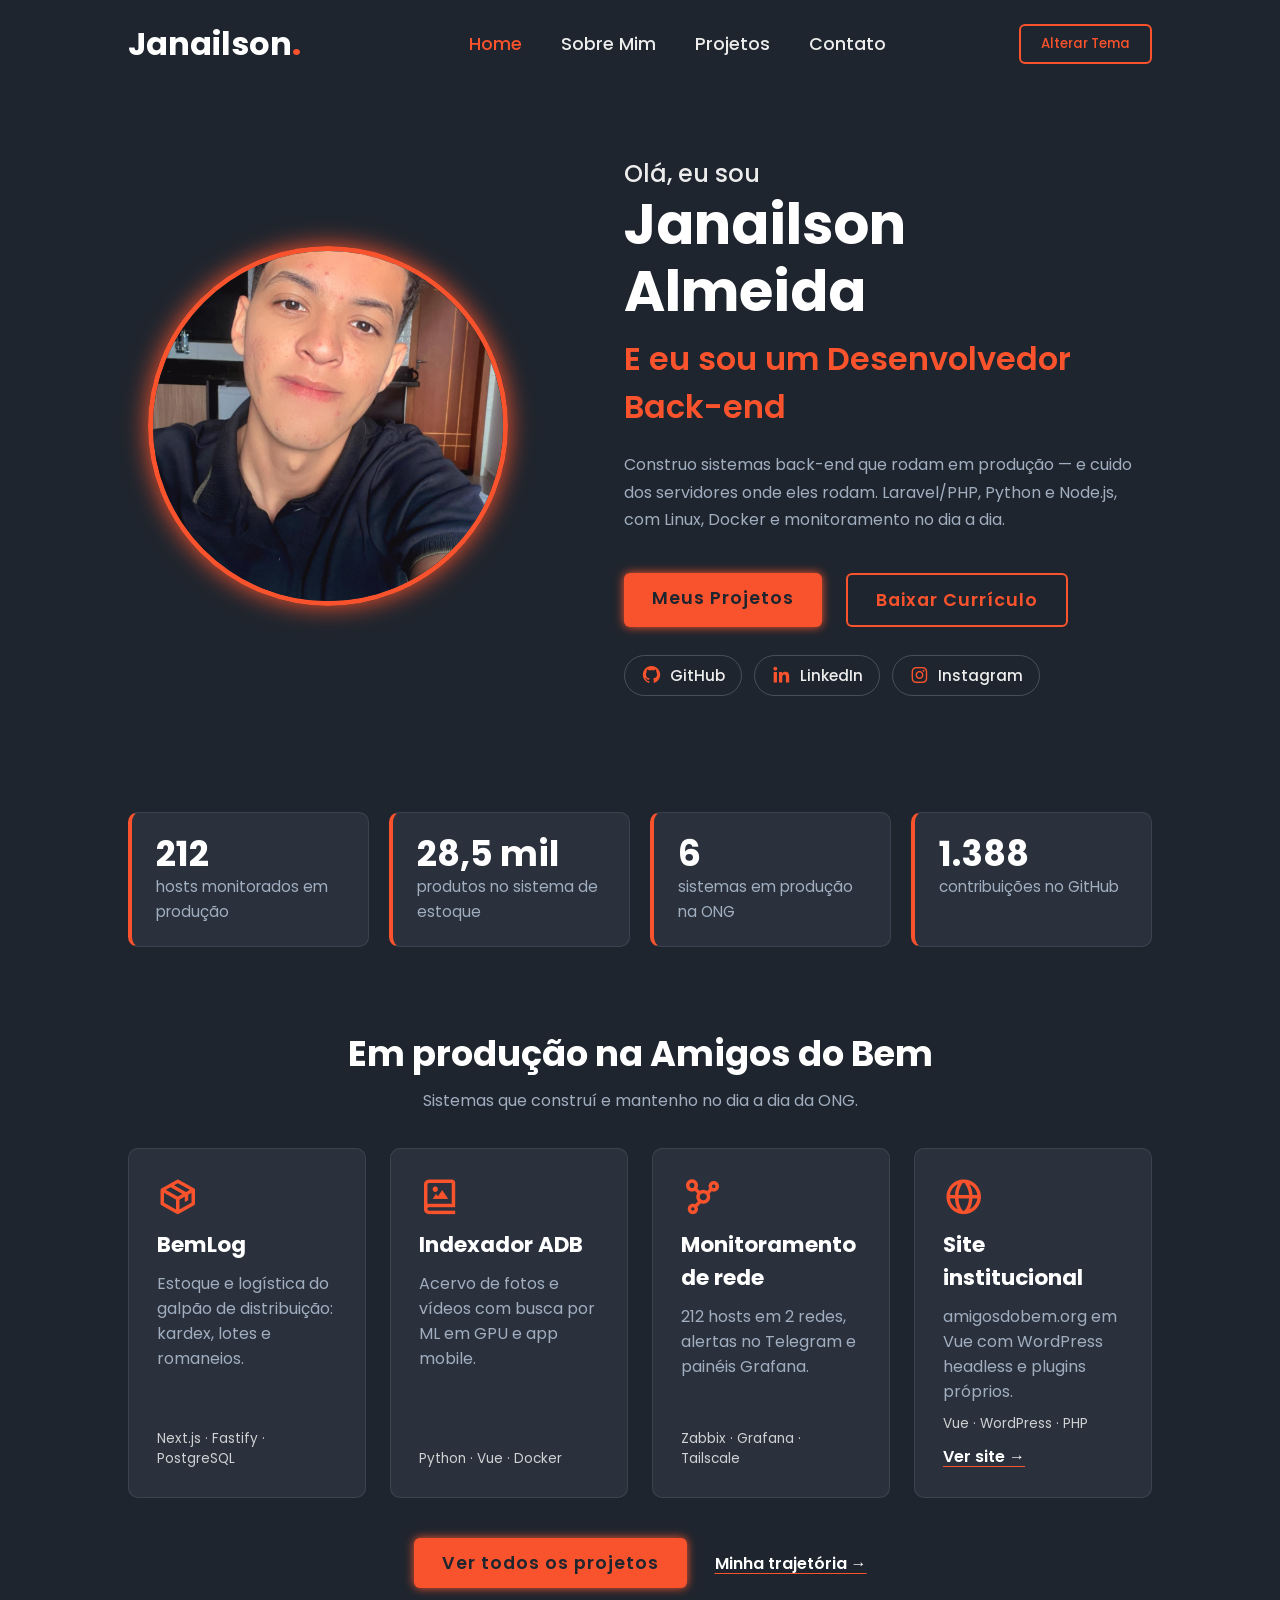
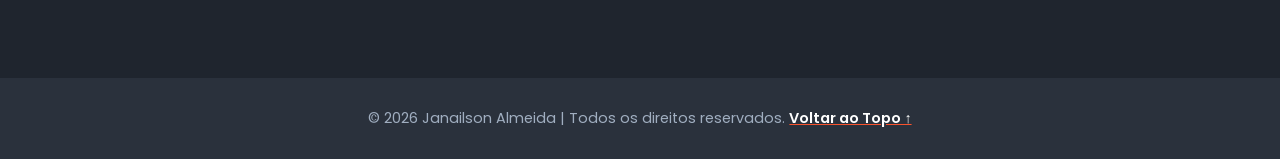
<file: index.html>
<!DOCTYPE html>
<html lang="pt-br">
<head>
    <meta charset="UTF-8">
    <title>Janailson Almeida | Desenvolvedor Back-end</title>
    <meta name="description" content="Desenvolvedor back-end (Laravel/PHP, Python, Node.js) que constrói sistemas em produção e cuida da infraestrutura.">
    <meta property="og:type" content="website">
    <meta property="og:site_name" content="Janailson Almeida">
    <meta property="og:locale" content="pt_BR">
    <meta property="og:title" content="Janailson Almeida | Desenvolvedor Back-end">
    <meta property="og:description" content="Desenvolvedor back-end (Laravel/PHP, Python, Node.js) que constrói sistemas em produção e cuida da infraestrutura.">
    <meta property="og:url" content="https://janailsonf-a.github.io/projeto-portifolio/index.html">
    <meta property="og:image" content="https://janailsonf-a.github.io/projeto-portifolio/img/og-cover.png">
    <meta property="og:image:width" content="1200">
    <meta property="og:image:height" content="630">
    <meta property="og:image:alt" content="Janailson Almeida, Desenvolvedor Back-end">
    <meta name="twitter:card" content="summary_large_image">
    <meta http-equiv="refresh" content="0; url=home/index.html">
    <link rel="canonical" href="home/index.html">
    <link rel="icon" href="favicon.svg" type="image/svg+xml">
    <script>location.replace('home/index.html');</script>
</head>
<body>
    <p>Redirecionando para <a href="home/index.html">o portfólio</a>…</p>
</body>
</html>
</file>
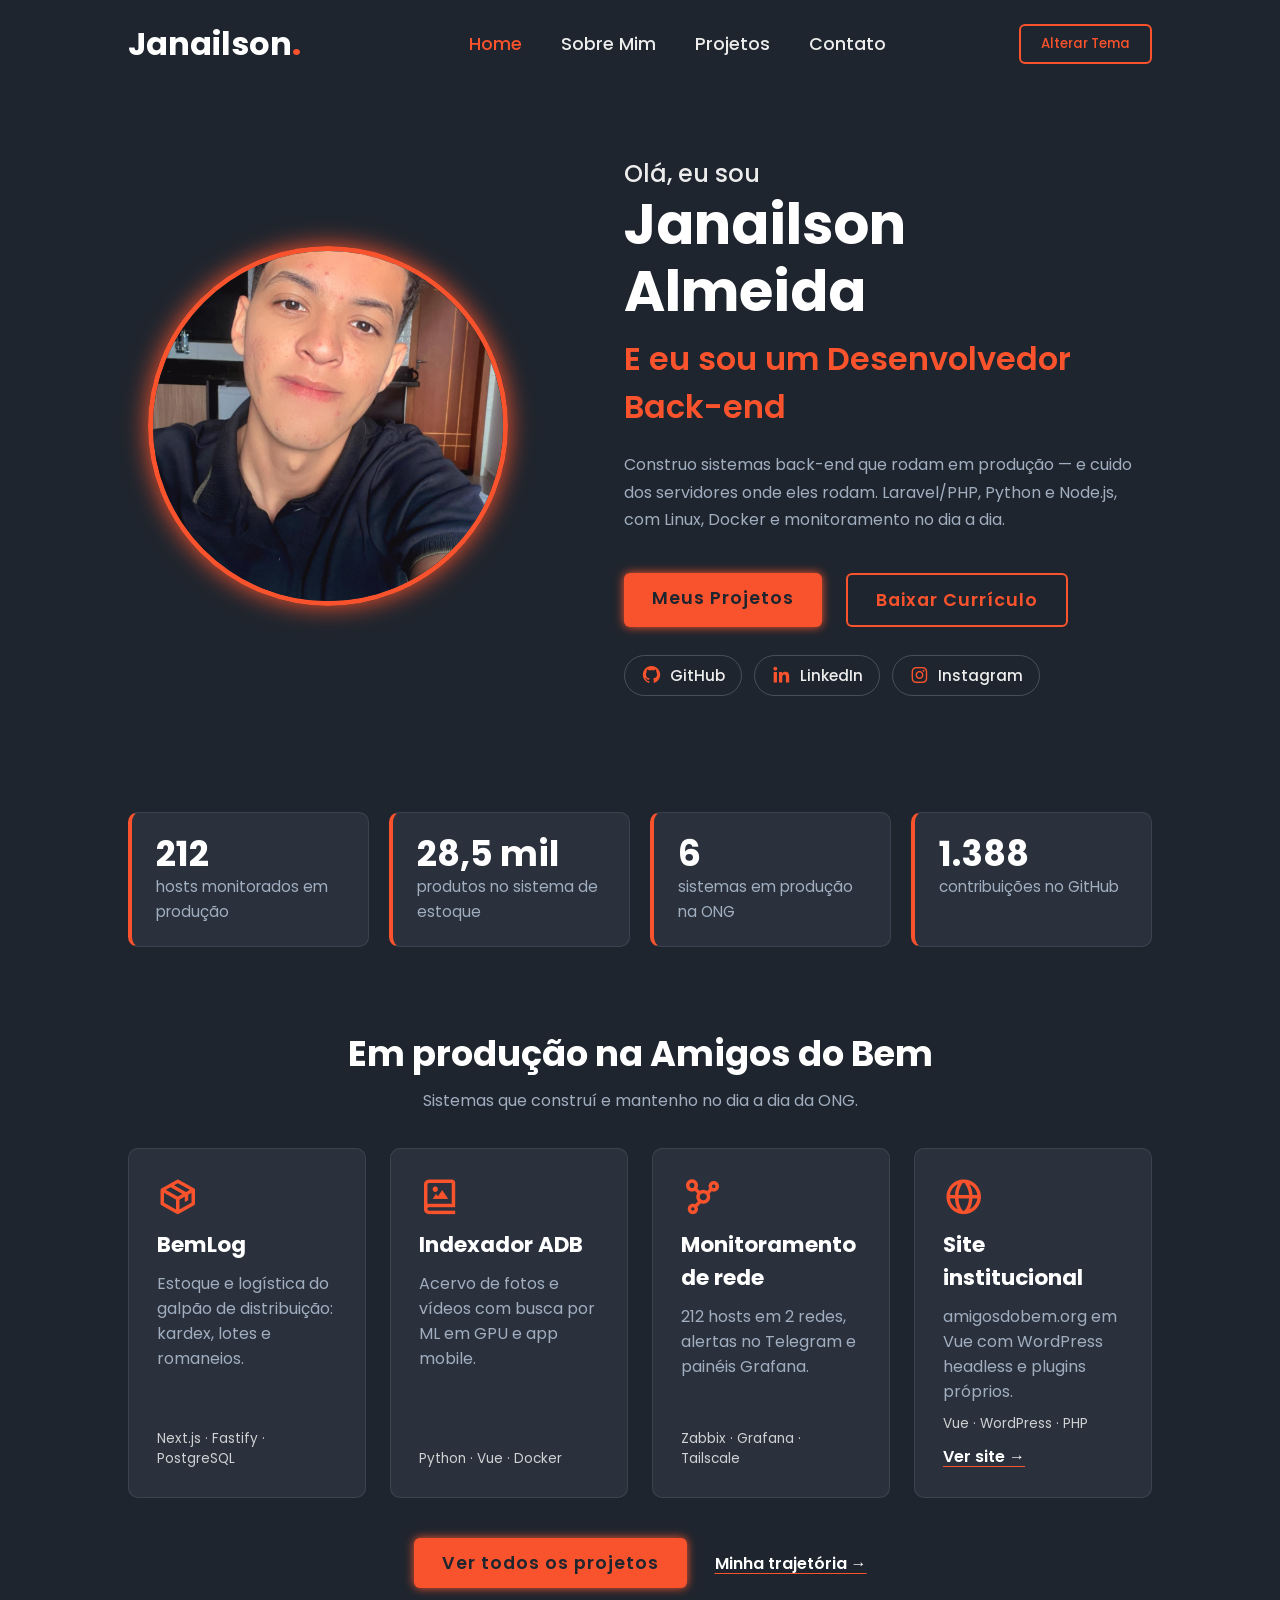
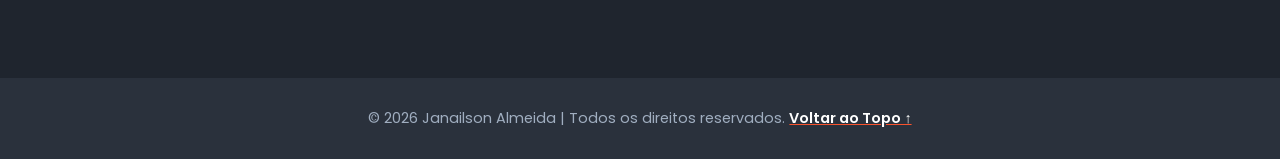
<file: home/index.html>
<!DOCTYPE html>
<html lang="pt-br">
<head>
    <meta charset="UTF-8">
    <title>Janailson Almeida | Desenvolvedor Back-end</title>
    <link rel="icon" href="../favicon.svg" type="image/svg+xml">
    <meta name="viewport" content="width=device-width, initial-scale=1.0">
    <meta name="description" content="Desenvolvedor back-end (Laravel/PHP, Python, Node.js) que constrói sistemas em produção e cuida da infraestrutura. Veja projetos, trajetória e currículo.">
    <meta property="og:type" content="website">
    <meta property="og:site_name" content="Janailson Almeida">
    <meta property="og:locale" content="pt_BR">
    <meta property="og:title" content="Janailson Almeida | Desenvolvedor Back-end">
    <meta property="og:description" content="Desenvolvedor back-end (Laravel/PHP, Python, Node.js) que constrói sistemas em produção e cuida da infraestrutura. Veja projetos, trajetória e currículo.">
    <meta property="og:url" content="https://janailsonf-a.github.io/projeto-portifolio/home/index.html">
    <meta property="og:image" content="https://janailsonf-a.github.io/projeto-portifolio/img/og-cover.png">
    <meta property="og:image:width" content="1200">
    <meta property="og:image:height" content="630">
    <meta property="og:image:alt" content="Janailson Almeida, Desenvolvedor Back-end">
    <meta name="twitter:card" content="summary_large_image">
    <link rel="stylesheet" href="index.css">
    <link href='https://unpkg.com/boxicons@2.1.4/css/boxicons.min.css' rel='stylesheet'>
</head>
<body>

<header class="header">
    <a href="index.html" class="logo">Janailson<span>.</span></a>

    <div class="menu-icon" role="button" tabindex="0" aria-label="Abrir menu">
        <i class='bx bx-menu'></i>
    </div>

    <nav class="navbar">
        <a href="index.html" class="active">Home</a>
        <a href="../sobre/sobre.html">Sobre Mim</a>
        <a href="../projetos/projetos.html">Projetos</a>
        <a href="../contato/contato.html">Contato</a>
        <button class="btn-theme btn-theme-mobile" onclick="toggleTheme()">Alterar Tema</button>
    </nav>

    <div class="header-btn-desktop">
        <button class="btn-theme" onclick="toggleTheme()">Alterar Tema</button>
    </div>
</header>

<main>
    <section class="hero">
        <div class="hero-image">
            <img src="../eu.jpeg" alt="Foto de Janailson Almeida">
        </div>
        <div class="hero-text">
            <h3>Olá, eu sou</h3>
            <h1>Janailson Almeida</h1>
            <h2>E eu sou um Desenvolvedor Back-end</h2>
            <p>Construo sistemas back-end que rodam em produção — e cuido dos servidores onde eles rodam. Laravel/PHP, Python e Node.js, com Linux, Docker e monitoramento no dia a dia.</p>
            <div class="hero-cta">
                <a href="../projetos/projetos.html" class="btn">Meus Projetos</a>
                <a href="../Janailson%20Firmino%20de%20Almeida.pdf" class="btn btn-secondary" download>Baixar Currículo</a>
            </div>
            <div class="hero-social">
                <a href="https://github.com/janailsonf-a" target="_blank" rel="noopener" class="social-btn"><i class='bx bxl-github' aria-hidden="true"></i><span>GitHub</span></a>
                <a href="https://www.linkedin.com/in/janailson-firmino-de-almeida-117360246/" target="_blank" rel="noopener" class="social-btn"><i class='bx bxl-linkedin' aria-hidden="true"></i><span>LinkedIn</span></a>
                <a href="https://www.instagram.com/janailson.amd/" target="_blank" rel="noopener" class="social-btn"><i class='bx bxl-instagram' aria-hidden="true"></i><span>Instagram</span></a>
            </div>
        </div>
    </section>

    <section class="highlights" aria-label="Destaques">
        <ul class="stats">
            <li><strong>212</strong><span>hosts monitorados em produção</span></li>
            <li><strong>28,5 mil</strong><span>produtos no sistema de estoque</span></li>
            <li><strong>6</strong><span>sistemas em produção na ONG</span></li>
            <li><strong>1.388</strong><span>contribuições no GitHub</span></li>
        </ul>

        <div class="featured">
            <h2>Em produção na Amigos do Bem</h2>
            <p class="featured-sub">Sistemas que construí e mantenho no dia a dia da ONG.</p>

            <div class="featured-grid">
                <article class="featured-card">
                    <i class='bx bx-package' aria-hidden="true"></i>
                    <h3>BemLog</h3>
                    <p>Estoque e logística do galpão de distribuição: kardex, lotes e romaneios.</p>
                    <span class="featured-tech">Next.js · Fastify · PostgreSQL</span>
                </article>
                <article class="featured-card">
                    <i class='bx bx-photo-album' aria-hidden="true"></i>
                    <h3>Indexador ADB</h3>
                    <p>Acervo de fotos e vídeos com busca por ML em GPU e app mobile.</p>
                    <span class="featured-tech">Python · Vue · Docker</span>
                </article>
                <article class="featured-card">
                    <i class='bx bx-network-chart' aria-hidden="true"></i>
                    <h3>Monitoramento de rede</h3>
                    <p>212 hosts em 2 redes, alertas no Telegram e painéis Grafana.</p>
                    <span class="featured-tech">Zabbix · Grafana · Tailscale</span>
                </article>
                <article class="featured-card">
                    <i class='bx bx-globe' aria-hidden="true"></i>
                    <h3>Site institucional</h3>
                    <p>amigosdobem.org em Vue com WordPress headless e plugins próprios.</p>
                    <span class="featured-tech">Vue · WordPress · PHP</span>
                    <a href="https://amigosdobem.org" target="_blank" rel="noopener" class="link-more">Ver site &rarr;</a>
                </article>
            </div>

            <div class="featured-cta">
                <a href="../projetos/projetos.html" class="btn">Ver todos os projetos</a>
                <a href="../sobre/sobre.html" class="link-more">Minha trajetória &rarr;</a>
            </div>
        </div>
    </section>
</main>

<footer class="footer">
    <p class="footer-copyright">
        © 2026 Janailson Almeida | Todos os direitos reservados.
        <a href="#">Voltar ao Topo &uarr;</a>
    </p>
</footer>

<script src="../main.js"></script>
</body>
</html>
</file>
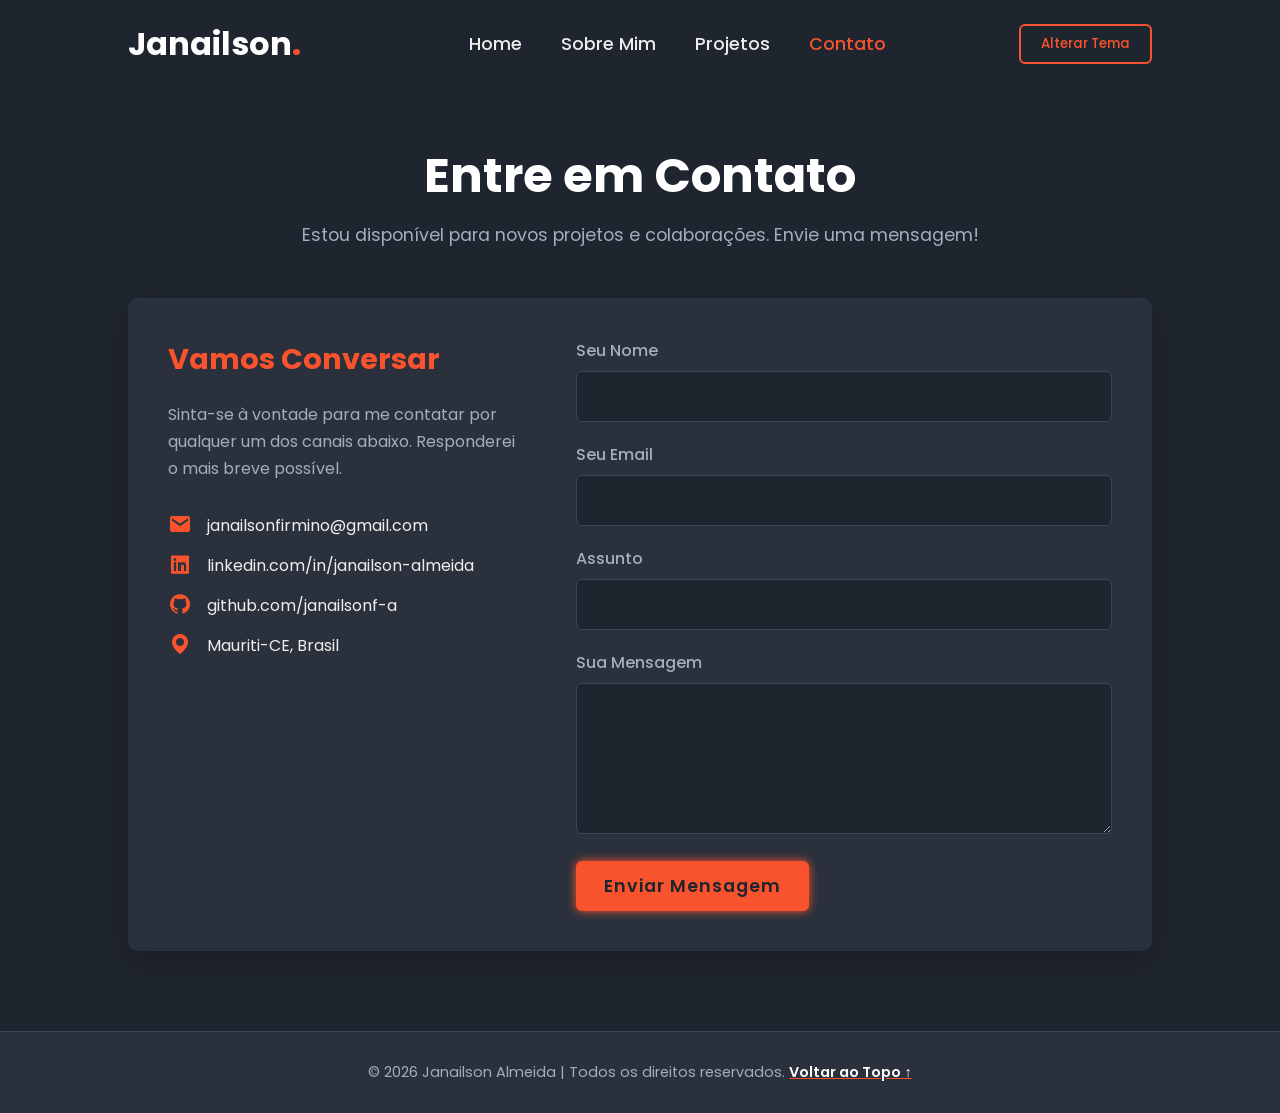
<file: contato/contato.html>
<!DOCTYPE html>
<html lang="pt-br">
<head>
    <meta charset="UTF-8">
    <meta name="viewport" content="width=device-width, initial-scale=1.0">
    <title>Contato - Janailson Almeida</title>
    <meta name="description" content="Fale com Janailson Almeida sobre oportunidades como desenvolvedor back-end.">
    <meta property="og:type" content="website">
    <meta property="og:site_name" content="Janailson Almeida">
    <meta property="og:locale" content="pt_BR">
    <meta property="og:title" content="Contato | Janailson Almeida">
    <meta property="og:description" content="Fale com Janailson Almeida sobre oportunidades como desenvolvedor back-end.">
    <meta property="og:url" content="https://janailsonf-a.github.io/projeto-portifolio/contato/contato.html">
    <meta property="og:image" content="https://janailsonf-a.github.io/projeto-portifolio/img/og-cover.png">
    <meta property="og:image:width" content="1200">
    <meta property="og:image:height" content="630">
    <meta property="og:image:alt" content="Janailson Almeida, Desenvolvedor Back-end">
    <meta name="twitter:card" content="summary_large_image">
    <link rel="icon" href="../favicon.svg" type="image/svg+xml">

    <link rel="stylesheet" href="contato.css">

    <link href='https://unpkg.com/boxicons@2.1.4/css/boxicons.min.css' rel='stylesheet'>
</head>
<body>

<header class="header">
    <a href="../home/index.html" class="logo">Janailson<span>.</span></a>
    <div class="menu-icon" role="button" tabindex="0" aria-label="Abrir menu"><i class='bx bx-menu'></i></div>
    <nav class="navbar">
        <a href="../home/index.html">Home</a>
        <a href="../sobre/sobre.html">Sobre Mim</a>
        <a href="../projetos/projetos.html">Projetos</a>
        <a href="contato.html" class="active">Contato</a>
        <button class="btn-theme btn-theme-mobile" onclick="toggleTheme()">Alterar Tema</button>
    </nav>
    <div class="header-btn-desktop">
        <button class="btn-theme" onclick="toggleTheme()">Alterar Tema</button>
    </div>
</header>

<main>
    <section class="contact-section">
        <div class="section-heading">
            <h1>Entre em Contato</h1>
            <p>Estou disponível para novos projetos e colaborações. Envie uma mensagem!</p>
        </div>

        <div class="contact-wrapper">
            <div class="contact-info">
                <h2>Vamos Conversar</h2>
                <p>
                    Sinta-se à vontade para me contatar por qualquer um dos canais abaixo. Responderei o mais breve possível.
                </p>
                <ul>
                    <li>
                        <i class='bx bxs-envelope'></i>
                        <a href="mailto:janailsonfirmino@gmail.com">janailsonfirmino@gmail.com</a>
                    </li>
                    <li>
                        <i class='bx bxl-linkedin-square'></i>
                        <a href="https://www.linkedin.com/in/janailson-firmino-de-almeida-117360246/" target="_blank">linkedin.com/in/janailson-almeida</a>
                    </li>
                    <li>
                        <i class='bx bxl-github'></i>
                        <a href="https://github.com/janailsonf-a" target="_blank">github.com/janailsonf-a</a>
                    </li>
                    <li>
                        <i class='bx bxs-map'></i>
                        <a href="https://www.google.com/maps/search/?api=1&query=Mauriti+CE+Brasil" target="_blank">Mauriti-CE, Brasil</a>
                    </li>
                </ul>
            </div>

            <div class="contact-form">
                <form action="https://formspree.io/f/xqadeelk" method="POST">
                    <div class="form-group">
                        <label for="name">Seu Nome</label>
                        <input type="text" id="name" name="name" required>
                    </div>
                    <div class="form-group">
                        <label for="email">Seu Email</label>
                        <input type="email" id="email" name="email" required>
                    </div>
                    <div class="form-group">
                        <label for="subject">Assunto</label>
                        <input type="text" id="subject" name="subject" required>
                    </div>
                    <div class="form-group">
                        <label for="message">Sua Mensagem</label>
                        <textarea id="message" name="message" rows="5" required></textarea>
                    </div>
                    <button type="submit" class="btn">Enviar Mensagem</button>
                </form>
            </div>
        </div>
    </section>
</main>

<footer class="footer">
    <p class="footer-copyright">
        © 2026 Janailson Almeida | Todos os direitos reservados.
        <a href="#">Voltar ao Topo &uarr;</a>
    </p>
</footer>

<script src="../main.js"></script>
</body>
</html>
</file>
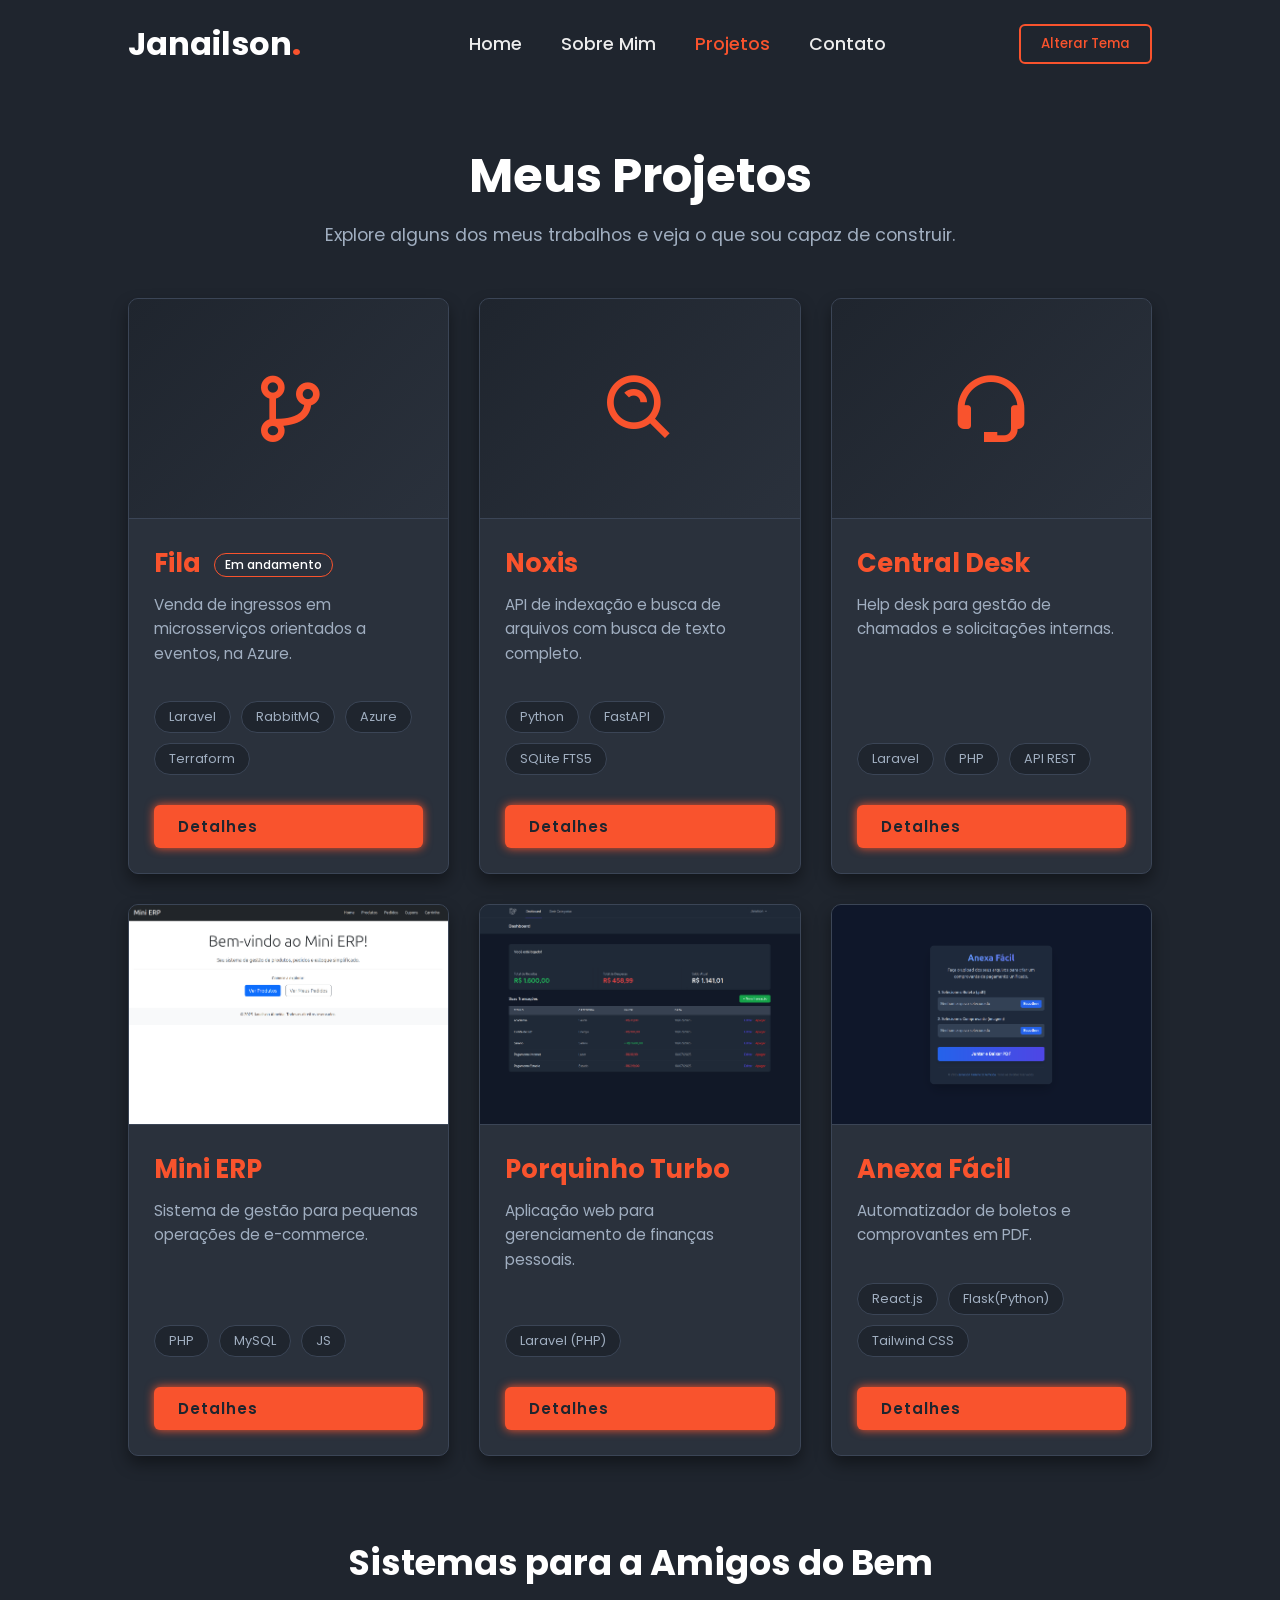
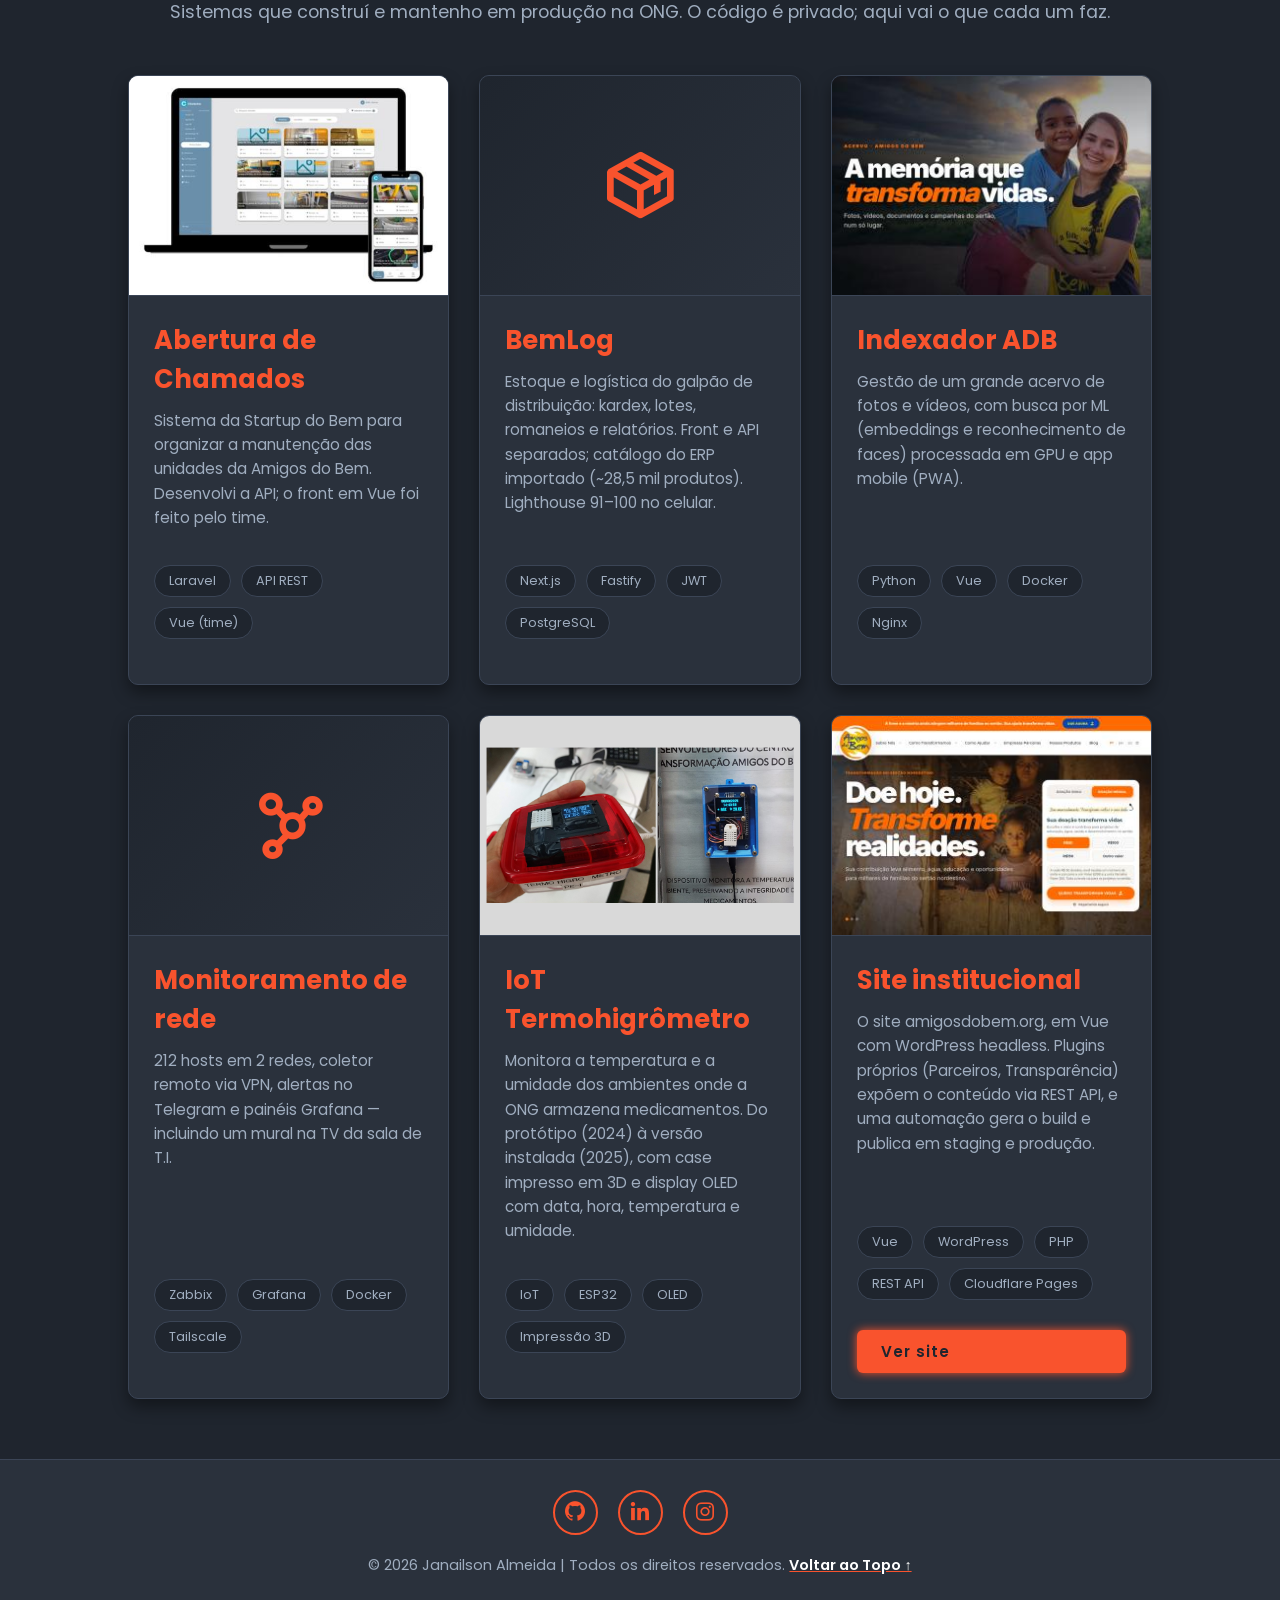
<file: projetos/projetos.html>
<!DOCTYPE html>
<html lang="pt-br">
<head>
    <meta charset="UTF-8">
    <title>Projetos | Janailson Almeida</title>
    <link rel="icon" href="../favicon.svg" type="image/svg+xml">
    <meta name="viewport" content="width=device-width, initial-scale=1.0">
    <meta name="description" content="Projetos pessoais e sistemas em produção na Amigos do Bem: logística, acervo digital com ML e monitoramento de rede.">
    <meta property="og:type" content="website">
    <meta property="og:site_name" content="Janailson Almeida">
    <meta property="og:locale" content="pt_BR">
    <meta property="og:title" content="Projetos | Janailson Almeida">
    <meta property="og:description" content="Projetos pessoais e sistemas em produção na Amigos do Bem: logística, acervo digital com ML e monitoramento de rede.">
    <meta property="og:url" content="https://janailsonf-a.github.io/projeto-portifolio/projetos/projetos.html">
    <meta property="og:image" content="https://janailsonf-a.github.io/projeto-portifolio/img/og-cover.png">
    <meta property="og:image:width" content="1200">
    <meta property="og:image:height" content="630">
    <meta property="og:image:alt" content="Janailson Almeida, Desenvolvedor Back-end">
    <meta name="twitter:card" content="summary_large_image">

    <link rel="stylesheet" href="projetos.css">

    <link href='https://unpkg.com/boxicons@2.1.4/css/boxicons.min.css' rel='stylesheet'>
</head>
<body>

<header class="header">
    <a href="../home/index.html" class="logo">Janailson<span>.</span></a>
    <div class="menu-icon" role="button" tabindex="0" aria-label="Abrir menu"><i class='bx bx-menu'></i></div>
    <nav class="navbar">
        <a href="../home/index.html">Home</a>
        <a href="../sobre/sobre.html">Sobre Mim</a>
        <a href="projetos.html" class="active">Projetos</a>
        <a href="../contato/contato.html">Contato</a>
        <button class="btn-theme btn-theme-mobile" onclick="toggleTheme()">Alterar Tema</button>
    </nav>
    <div class="header-btn-desktop">
        <button class="btn-theme" onclick="toggleTheme()">Alterar Tema</button>
    </div>
</header>

<main>
    <section class="projects-section">
        <div class="section-heading">
            <h1>Meus Projetos</h1>
            <p>Explore alguns dos meus trabalhos e veja o que sou capaz de construir.</p>
        </div>

        <div class="projects-grid">
            <div class="project-card" data-tech="laravel,php,rabbitmq,azure">
                <div class="project-card-image project-card-placeholder"><i class='bx bx-git-branch'></i></div>
                <div class="project-card-content">
                    <h2>Fila <span class="badge-wip">Em andamento</span></h2>
                    <p>Venda de ingressos em microsserviços orientados a eventos, na Azure.</p>
                    <div class="project-card-tech">
                        <span>Laravel</span><span>RabbitMQ</span><span>Azure</span><span>Terraform</span>
                    </div>
                    <div class="project-card-links">
                        <a href="#" class="btn btn-detail" data-project-id="fila">Detalhes</a>
                    </div>
                </div>
            </div>

            <div class="project-card" data-tech="python,fastapi,sqlite">
                <div class="project-card-image project-card-placeholder"><i class='bx bx-search-alt'></i></div>
                <div class="project-card-content">
                    <h2>Noxis</h2>
                    <p>API de indexação e busca de arquivos com busca de texto completo.</p>
                    <div class="project-card-tech">
                        <span>Python</span><span>FastAPI</span><span>SQLite FTS5</span>
                    </div>
                    <div class="project-card-links">
                        <a href="#" class="btn btn-detail" data-project-id="noxis">Detalhes</a>
                    </div>
                </div>
            </div>

            <div class="project-card" data-tech="laravel,php">
                <div class="project-card-image project-card-placeholder"><i class='bx bx-support'></i></div>
                <div class="project-card-content">
                    <h2>Central Desk</h2>
                    <p>Help desk para gestão de chamados e solicitações internas.</p>
                    <div class="project-card-tech">
                        <span>Laravel</span><span>PHP</span><span>API REST</span>
                    </div>
                    <div class="project-card-links">
                        <a href="#" class="btn btn-detail" data-project-id="central-desk">Detalhes</a>
                    </div>
                </div>
            </div>

            <div class="project-card" data-tech="php,mysql,javascript">
                <img src="img/miniErp.png" alt="Mini ERP" class="project-card-image">
                <div class="project-card-content">
                    <h2>Mini ERP</h2>
                    <p>Sistema de gestão para pequenas operações de e-commerce.</p>
                    <div class="project-card-tech">
                        <span>PHP</span><span>MySQL</span><span>JS</span>
                    </div>
                    <div class="project-card-links">
                        <a href="#" class="btn btn-detail" data-project-id="mini-erp">Detalhes</a>
                    </div>
                </div>
            </div>

            <div class="project-card" data-tech="laravel,php">
                <img src="img/porquinho.png" alt="Porquinho Turbo" class="project-card-image">
                <div class="project-card-content">
                    <h2>Porquinho Turbo</h2>
                    <p>Aplicação web para gerenciamento de finanças pessoais.</p>
                    <div class="project-card-tech">
                        <span>Laravel (PHP)</span>
                    </div>
                    <div class="project-card-links">
                        <a href="#" class="btn btn-detail" data-project-id="porquinho-turbo">Detalhes</a>
                    </div>
                </div>
            </div>

            <div class="project-card" data-tech="react,python,flask,tailwind">
                <img src="img/anexaFacil.png" alt="Anexa Fácil" class="project-card-image">
                <div class="project-card-content">
                    <h2>Anexa Fácil</h2>
                    <p>Automatizador de boletos e comprovantes em PDF.</p>
                    <div class="project-card-tech">
                        <span>React.js</span><span>Flask(Python)</span><span>Tailwind CSS</span>
                    </div>
                    <div class="project-card-links">
                        <a href="#" class="btn btn-detail" data-project-id="anexa-facil">Detalhes</a>
                    </div>
                </div>
            </div>
        </div>

        <div class="section-heading section-heading-ong">
            <h2>Sistemas para a Amigos do Bem</h2>
            <p>Sistemas que construí e mantenho em produção na ONG. O código é privado; aqui vai o que cada um faz.</p>
        </div>

        <div class="projects-grid projects-grid-ong">
            <div class="project-card">
                <img src="img/aberturaChamados.jpg" alt="Sistema de Abertura de Chamados no notebook e no celular" class="project-card-image" style="object-fit: contain; background-color: #ffffff;" loading="lazy">
                <div class="project-card-content">
                    <h2>Abertura de Chamados</h2>
                    <p>Sistema da Startup do Bem para organizar a manutenção das unidades da Amigos do Bem. Desenvolvi a API; o front em Vue foi feito pelo time.</p>
                    <div class="project-card-tech">
                        <span>Laravel</span><span>API REST</span><span>Vue (time)</span>
                    </div>
                </div>
            </div>

            <div class="project-card">
                <div class="project-card-image project-card-placeholder"><i class='bx bx-package'></i></div>
                <div class="project-card-content">
                    <h2>BemLog</h2>
                    <p>Estoque e logística do galpão de distribuição: kardex, lotes, romaneios e relatórios. Front e API separados; catálogo do ERP importado (~28,5 mil produtos). Lighthouse 91–100 no celular.</p>
                    <div class="project-card-tech">
                        <span>Next.js</span><span>Fastify</span><span>JWT</span><span>PostgreSQL</span>
                    </div>
                </div>
            </div>

            <div class="project-card">
                <img src="img/indexadorAdb.jpg" alt="Tela de entrada do Indexador ADB, acervo digital da Amigos do Bem" class="project-card-image" style="object-position: left center;" loading="lazy">
                <div class="project-card-content">
                    <h2>Indexador ADB</h2>
                    <p>Gestão de um grande acervo de fotos e vídeos, com busca por ML (embeddings e reconhecimento de faces) processada em GPU e app mobile (PWA).</p>
                    <div class="project-card-tech">
                        <span>Python</span><span>Vue</span><span>Docker</span><span>Nginx</span>
                    </div>
                </div>
            </div>

            <div class="project-card">
                <div class="project-card-image project-card-placeholder"><i class='bx bx-network-chart'></i></div>
                <div class="project-card-content">
                    <h2>Monitoramento de rede</h2>
                    <p>212 hosts em 2 redes, coletor remoto via VPN, alertas no Telegram e painéis Grafana — incluindo um mural na TV da sala de T.I.</p>
                    <div class="project-card-tech">
                        <span>Zabbix</span><span>Grafana</span><span>Docker</span><span>Tailscale</span>
                    </div>
                </div>
            </div>

            <div class="project-card">
                <img src="img/termohigrometro.jpg" alt="Termohigrômetro: protótipo de 2024 à esquerda e versão instalada com case impresso em 3D à direita" class="project-card-image" style="object-fit: contain; background-color: #d9d9d9;" loading="lazy">
                <div class="project-card-content">
                    <h2>IoT Termohigrômetro</h2>
                    <p>Monitora a temperatura e a umidade dos ambientes onde a ONG armazena medicamentos. Do protótipo (2024) à versão instalada (2025), com case impresso em 3D e display OLED com data, hora, temperatura e umidade.</p>
                    <div class="project-card-tech">
                        <span>IoT</span><span>ESP32</span><span>OLED</span><span>Impressão 3D</span>
                    </div>
                </div>
            </div>

            <div class="project-card">
                <img src="img/siteInstitucional.jpg" alt="Página inicial do site amigosdobem.org" class="project-card-image" loading="lazy">
                <div class="project-card-content">
                    <h2>Site institucional</h2>
                    <p>O site amigosdobem.org, em Vue com WordPress headless. Plugins próprios (Parceiros, Transparência) expõem o conteúdo via REST API, e uma automação gera o build e publica em staging e produção.</p>
                    <div class="project-card-tech">
                        <span>Vue</span><span>WordPress</span><span>PHP</span><span>REST API</span><span>Cloudflare Pages</span>
                    </div>
                    <div class="project-card-links">
                        <a href="https://amigosdobem.org" target="_blank" rel="noopener" class="btn">Ver site</a>
                    </div>
                </div>
            </div>
        </div>
    </section>
</main>

<div id="project-modal" class="modal">
    <div class="modal-content">
        <span class="close-button">&times;</span>
        <h2 id="modal-title"></h2>
        <p id="modal-full-description"></p>
        <div id="modal-gallery" class="modal-gallery">
        </div>
        <div id="modal-tech" class="project-card-tech"></div>
        <div class="modal-links">
            <a id="modal-github-link" href="#" target="_blank" class="btn btn-secondary" style="display: none;">Ver no GitHub</a>
            <a id="modal-demo-link" href="#" target="_blank" class="btn" style="display: none;">Ver Online</a>
        </div>
    </div>
</div>

<footer class="footer">
    <div class="footer-social">
        <a aria-label="GitHub" rel="noopener" href="https://github.com/janailsonf-a" target="_blank"><i class='bx bxl-github'></i></a>
        <a aria-label="LinkedIn" rel="noopener" href="https://www.linkedin.com/in/janailson-firmino-de-almeida-117360246/" target="_blank"><i class='bx bxl-linkedin'></i></a>
        <a aria-label="Instagram" rel="noopener" href="https://www.instagram.com/janailson.amd/" target="_blank"><i class='bx bxl-instagram'></i></a>
    </div>
    <p class="footer-copyright">
        © 2026 Janailson Almeida | Todos os direitos reservados.
        <a href="#">Voltar ao Topo &uarr;</a>
    </p>
</footer>

<script src="../main.js"></script> <script src="../projetos.js"></script> </body>

</html>
</file>
<file: home/index.css>
/* ================================================== */
/* FONTES E VARIÁVEIS DE TEMA                       */
/* ================================================== */
@import url('https://fonts.googleapis.com/css2?family=Poppins:wght@300;400;500;600;700;800&display=swap');

:root {
    --primary-color: #f9532d;
    --background-color: #1F252E;
    --secondary-background: #2a313c;
    --text-color: #ededed;
    --subtle-text-color: #a0aec0;
    --heading-color: #ffffff;
    --contrast-color: #ffffff;
}

.light-theme {
    --background-color: #f0f2f5;
    --secondary-background: #ffffff;
    --text-color: #333333;
    --subtle-text-color: #555555;
    --heading-color: #1F252E;
}

/* ================================================== */
/* ESTILOS GERAIS                                   */
/* ================================================== */
* {
    margin: 0;
    padding: 0;
    box-sizing: border-box;
    font-family: 'Poppins', sans-serif;
}

body {
    background-color: var(--background-color);
    color: var(--text-color);
    transition: background-color 0.3s, color 0.3s;
}

/* Trava a rolagem da página quando o menu mobile está aberto */
body.no-scroll {
    overflow: hidden;
}

/* ================================================== */
/* CABEÇALHO                                        */
/* ================================================== */
.header {
    position: absolute;
    top: 0;
    left: 0;
    width: 100%;
    padding: 20px 10%;
    background-color: transparent;
    display: flex;
    justify-content: space-between;
    align-items: center;
    z-index: 100;
}

.logo {
    font-size: 2rem;
    color: var(--heading-color);
    text-decoration: none;
    font-weight: 700;
}
.logo span { color: var(--primary-color); }

.navbar a {
    font-size: 1.1rem;
    color: var(--text-color);
    text-decoration: none;
    font-weight: 500;
    margin-left: 35px;
    transition: color 0.3s;
}
.navbar a:hover,
.navbar a.active {
    color: var(--primary-color);
}

.btn-theme {
    background: transparent;
    border: 2px solid var(--primary-color);
    color: var(--primary-color);
    padding: 8px 20px;
    border-radius: 6px;
    cursor: pointer;
    font-weight: 500;
    transition: all 0.3s;
}
.btn-theme:hover {
    background-color: var(--primary-color);
    color: var(--contrast-color);
}

/* Esconde elementos do menu mobile por padrão (desktop) */
.menu-icon, .btn-theme-mobile {
    display: none;
}

/* ================================================== */
/* SEÇÃO PRINCIPAL (HERO)                           */
/* ================================================== */
.hero {
    min-height: 88vh;
    display: flex;
    align-items: center;
    justify-content: center;
    gap: 6rem;
    padding: 120px 10% 60px;
}

/* --- Imagem e Animação --- */
.hero-image {
    position: relative;
    flex-shrink: 0;
    width: 400px;
    height: 400px;
    display: flex;
    justify-content: center;
    align-items: center;
}

.hero-image img {
    width: 90%;
    height: auto;
    aspect-ratio: 1 / 1;
    object-fit: cover;
    border-radius: 50%;
    border: 5px solid var(--primary-color);
    box-shadow: 0 0 25px var(--primary-color);
}

/* --- Textos e Títulos --- */
.hero-text {
    max-width: 600px;
}
.hero-text h3 {
    font-size: 1.5rem;
    font-weight: 500;
    color: var(--text-color);
}
.hero-text h1 {
    font-size: 3.5rem;
    font-weight: 700;
    line-height: 1.2;
    color: var(--heading-color);
}
.hero-text h2 {
    font-size: 2rem;
    font-weight: 600;
    color: var(--primary-color);
    margin: 10px 0;
}
.hero-text p {
    font-size: 1rem;
    line-height: 1.7;
    color: var(--subtle-text-color);
    margin: 20px 0 40px;
}

/* --- Botões de Ação (CTA) --- */
.hero-cta {
    display: flex;
    gap: 1.5rem;
}

.btn {
    display: inline-block;
    padding: 12px 28px;
    background-color: var(--primary-color);
    border-radius: 6px;
    box-shadow: 0 0 10px var(--primary-color);
    font-size: 1.1rem;
    color: #1F252E;
    letter-spacing: 1px;
    text-decoration: none;
    font-weight: 600;
    transition: box-shadow 0.3s, transform 0.3s;
}
.btn:hover {
    box-shadow: 0 0 25px var(--primary-color);
    transform: translateY(-2px);
}
.btn.btn-secondary {
    background-color: transparent;
    border: 2px solid var(--primary-color);
    color: var(--primary-color);
    box-shadow: none;
}
.btn.btn-secondary:hover {
    background-color: var(--primary-color);
    color: var(--contrast-color);
    box-shadow: 0 0 10px var(--primary-color);
}

/* ================================================== */
/* ANIMAÇÕES                                        */
/* ================================================== */




/* ================================================== */
/* RODAPÉ (FOOTER) - Padrão para todo o site        */
/* ================================================== */
.footer {
    padding: 30px 10%;
    background-color: var(--secondary-background);
    border-top: 1px solid var(--border-color);
    text-align: center;
}

.footer-social {
    display: flex;
    justify-content: center;
    gap: 20px;
    margin-bottom: 20px;
}

.footer-social a {
    display: inline-flex;
    justify-content: center;
    align-items: center;
    width: 45px;
    height: 45px;
    border: 2px solid var(--primary-color);
    border-radius: 50%;
    color: var(--primary-color);
    font-size: 1.5rem;
    text-decoration: none;
    transition: background-color 0.3s, color 0.3s, transform 0.3s;
}

.footer-social a:hover {
    background-color: var(--primary-color);
    color: var(--contrast-color);
    transform: translateY(-5px);
}

.footer-copyright {
    color: var(--subtle-text-color);
    font-size: 0.9rem;
}

.footer-copyright a {
    color: var(--heading-color);
    text-decoration: underline;
    text-decoration-color: var(--primary-color);
    font-weight: 600;
}



/* ================================================== */
/* RESPONSIVIDADE                                   */
/* ================================================== */
@media (max-width: 992px) {
    .header {
        padding: 20px 5%;
    }
    .hero {
        flex-direction: column;
        padding: 120px 5% 50px;
        text-align: center;
        gap: 3rem; /* Aumenta o espaçamento entre imagem e texto */
    }
    .hero-image {
        /* Mantém um bom tamanho em tablets */
        width: 350px;
        height: 350px;
        margin-bottom: 2rem;
    }
    .hero-cta {
        justify-content: center;
    }
}

@media (max-width: 768px) {
    .menu-icon {
        display: flex;
        align-items: center;
        font-size: 2.5rem;
        color: var(--heading-color);
        cursor: pointer;
        z-index: 1001;
    }

    .header .navbar {
        position: fixed;
        top: 0;
        left: -100%;
        width: 100%;
        height: 100vh;
        background-color: var(--secondary-background);
        display: flex;
        flex-direction: column;
        justify-content: center;
        align-items: center;
        transition: left 0.4s ease;
    }

    .header .navbar.active {
        left: 0;
    }

    .header .header-btn-desktop {
        display: none;
    }

    .navbar a {
        font-size: 2rem; /* AUMENTADO: Links do menu bem maiores */
        margin: 2rem 35px; /* AUMENTADO: Mais espaçamento vertical */
    }

    .btn-theme-mobile {
        display: block;
        margin-top: 2rem;
        transform: scale(1.2); /* AUMENTADO: Botão de tema maior */
    }

    /* === NOVAS REGRAS PARA DEIXAR TUDO MAIOR === */

    .hero-image {
        /* AUMENTADO: Imagem ocupa quase toda a largura */
        width: 85vw;
        height: 85vw;
        max-width: 340px; /* Limite para não ficar gigante em telas médias */
        max-height: 340px;
    }

    /* AJUSTADO: Animação acompanha o novo tamanho da imagem */

    .hero-text h1 {
        font-size: 3.2rem; /* AUMENTADO: Título principal maior */
    }

    .hero-text h2 {
        font-size: 2.2rem; /* AUMENTADO: Subtítulo maior */
    }

    .hero-text p {
        font-size: 1.1rem; /* AUMENTADO: Parágrafo um pouco maior para leitura */
    }
}
/* ================================================== */
/* DESTAQUES DA HOME (números + sistemas da ONG)    */
/* ================================================== */
.highlights {
    padding: 20px 10% 90px;
}
.stats {
    list-style: none;
    display: grid;
    grid-template-columns: repeat(4, 1fr);
    gap: 20px;
    margin-bottom: 80px;
}
.stats li {
    background-color: var(--secondary-background);
    border: 1px solid rgba(160, 174, 192, 0.15);
    border-left: 4px solid var(--primary-color);
    border-radius: 10px;
    padding: 22px 24px;
}
.stats strong {
    display: block;
    font-size: 2.2rem;
    font-weight: 700;
    line-height: 1.1;
    color: var(--heading-color);
}
.stats span {
    color: var(--subtle-text-color);
    font-size: 0.95rem;
}
.featured {
    text-align: center;
}
.featured h2 {
    font-size: 2.2rem;
    color: var(--heading-color);
}
.featured-sub {
    color: var(--subtle-text-color);
    margin: 8px 0 35px;
}
.featured-grid {
    display: grid;
    grid-template-columns: repeat(4, 1fr);
    gap: 24px;
    text-align: left;
}
.featured-card {
    background-color: var(--secondary-background);
    border: 1px solid rgba(160, 174, 192, 0.15);
    border-radius: 10px;
    padding: 28px;
    display: flex;
    flex-direction: column;
    gap: 10px;
    transition: transform 0.3s ease;
}
.featured-card:hover {
    transform: translateY(-6px);
}
.featured-card i {
    font-size: 2.6rem;
    color: var(--primary-color);
}
.featured-card h3 {
    font-size: 1.35rem;
    color: var(--heading-color);
}
.featured-card p {
    color: var(--subtle-text-color);
    flex-grow: 1;
}
.featured-tech {
    font-size: 0.85rem;
    color: var(--text-color);
    opacity: 0.85;
}
.featured-cta {
    margin-top: 40px;
    display: flex;
    justify-content: center;
    align-items: center;
    gap: 28px;
    flex-wrap: wrap;
}
.link-more {
    color: var(--heading-color);
    font-weight: 600;
    text-decoration: underline;
    text-decoration-color: var(--primary-color);
    text-underline-offset: 4px;
}

@media (max-width: 992px) {
    .highlights { padding: 10px 5% 70px; }
    .stats { grid-template-columns: repeat(2, 1fr); }
    .featured-grid { grid-template-columns: repeat(2, 1fr); }
}
@media (max-width: 640px) {
    .featured-grid { grid-template-columns: 1fr; }
}
@media (max-width: 480px) {
    .stats strong { font-size: 1.8rem; }
    .stats li { padding: 18px; }
    .featured h2 { font-size: 1.8rem; }
}

/* ================================================== */
/* REDES SOCIAIS (fileira fixa no hero)              */
/* ================================================== */
.hero-social {
    display: flex;
    gap: 12px;
    margin-top: 28px;
    flex-wrap: wrap;
}
.social-btn {
    display: inline-flex;
    align-items: center;
    gap: 8px;
    padding: 8px 16px;
    border: 1px solid rgba(160, 174, 192, 0.3);
    border-radius: 999px;
    color: var(--text-color);
    font-size: 0.95rem;
    font-weight: 500;
    text-decoration: none;
    transition: border-color 0.2s, color 0.2s, background-color 0.2s;
}
.social-btn i {
    font-size: 1.3rem;
    color: var(--primary-color);
}
.social-btn:hover,
.social-btn:focus-visible {
    border-color: var(--primary-color);
    color: var(--heading-color);
    background-color: rgba(249, 83, 45, 0.1);
}
@media (max-width: 992px) {
    .hero-social { justify-content: center; }
}
</file>
<file: contato/contato.css>
/* ================================================== */
/* FONTES, VARIÁVEIS E ESTILOS GERAIS               */
/* ================================================== */
@import url('https://fonts.googleapis.com/css2?family=Poppins:wght@300;400;500;600;700;800&display=swap');

:root {
    --primary-color: #f9532d;
    --background-color: #1F252E;
    --secondary-background: #2a313c;
    --text-color: #ededed;
    --subtle-text-color: #a0aec0;
    --heading-color: #ffffff;
    --contrast-color: #ffffff;
    --border-color: #3b4556;
}

.light-theme {
    --background-color: #f0f2f5;
    --secondary-background: #ffffff;
    --text-color: #555555;
    --subtle-text-color: #555555;
    --heading-color: #1F252E;
    --border-color: #e2e8f0;
}

* {
    margin: 0;
    padding: 0;
    box-sizing: border-box;
    font-family: 'Poppins', sans-serif;
}

body {
    background-color: var(--background-color);
    color: var(--text-color);
    transition: background-color 0.3s, color 0.3s;
}

body.no-scroll {
    overflow: hidden;
}

.btn {
    display: inline-block;
    padding: 12px 28px;
    background-color: var(--primary-color);
    border-radius: 6px;
    border: none;
    box-shadow: 0 0 10px var(--primary-color);
    font-size: 1.1rem;
    color: #1F252E;
    letter-spacing: 1px;
    text-decoration: none;
    font-weight: 600;
    transition: box-shadow 0.3s, transform 0.3s;
    cursor: pointer;
}

.btn:hover {
    box-shadow: 0 0 25px var(--primary-color);
    transform: translateY(-2px);
}

/* ================================================== */
/* CABEÇALHO (HEADER) - PADRÃO PARA TODO O SITE     */
/* ================================================== */
.header {
    position: absolute;
    top: 0;
    left: 0;
    width: 100%;
    padding: 20px 10%;
    background-color: transparent;
    display: flex;
    justify-content: space-between;
    align-items: center;
    z-index: 100;
}

.logo { font-size: 2rem; color: var(--heading-color); text-decoration: none; font-weight: 700; }
.logo span { color: var(--primary-color); }
.navbar a { font-size: 1.1rem; color: var(--text-color); text-decoration: none; font-weight: 500; margin-left: 35px; transition: color 0.3s; }
.navbar a:hover, .navbar a.active { color: var(--primary-color); }
.btn-theme { background: transparent; border: 2px solid var(--primary-color); color: var(--primary-color); padding: 8px 20px; border-radius: 6px; cursor: pointer; font-weight: 500; transition: all 0.3s; }
.btn-theme:hover { background-color: var(--primary-color); color: var(--contrast-color); }
.menu-icon, .btn-theme-mobile { display: none; }


/* ================================================== */
/* SEÇÃO DE CONTATO                                 */
/* ================================================== */
.contact-section {
    padding: 140px 10% 80px;
    min-height: 100vh;
}
.section-heading {
    text-align: center;
    margin-bottom: 50px;
}
.section-heading h1 {
    font-size: 3rem;
    color: var(--heading-color);
    margin-bottom: 10px;
}
.section-heading p {
    font-size: 1.1rem;
    color: var(--subtle-text-color);
}

.contact-wrapper {
    display: grid;
    grid-template-columns: 1fr 1.5fr;
    gap: 50px;
    background-color: var(--secondary-background);
    padding: 40px;
    border-radius: 10px;
    box-shadow: 0 10px 30px rgba(0,0,0,0.2);
}

/* Coluna da Esquerda (Informações) */
.contact-info h2 {
    font-size: 1.8rem;
    color: var(--primary-color);
    margin-bottom: 20px;
}
.contact-info p {
    color: var(--subtle-text-color);
    line-height: 1.7;
    margin-bottom: 30px;
}
.contact-info ul {
    list-style-type: none;
}
.contact-info li {
    display: flex;
    align-items: center;
    gap: 15px;
    margin-bottom: 15px;
    color: var(--text-color);
}
.contact-info i {
    font-size: 1.5rem;
    color: var(--primary-color);
}

/* === CÓDIGO ADICIONADO PARA ESTILIZAR OS LINKS === */
.contact-info li a {
    color: inherit; /* Herda a cor do texto (cinza claro ou escuro dependendo do tema) */
    text-decoration: none; /* Remove o sublinhado */
    transition: color 0.3s;
}
.contact-info li a:hover {
    color: var(--primary-color); /* Fica laranja ao passar o mouse */
    text-decoration: underline;
}
/* ================================================== */

/* Coluna da Direita (Formulário) */
.form-group {
    margin-bottom: 20px;
}
.form-group label {
    display: block;
    margin-bottom: 8px;
    font-weight: 500;
    color: var(--subtle-text-color);
}
.form-group input,
.form-group textarea {
    width: 100%;
    padding: 12px;
    border-radius: 6px;
    border: 1px solid var(--border-color);
    background-color: var(--background-color);
    color: var(--text-color);
    font-size: 1rem;
    transition: border-color 0.3s, box-shadow 0.3s;
}
.form-group input:focus,
.form-group textarea:focus {
    outline: none;
    border-color: var(--primary-color);
    box-shadow: 0 0 8px var(--primary-color);
}
.form-group textarea {
    resize: vertical;
}

/* ================================================== */
/* RESPONSIVIDADE                                   */
/* ================================================== */
@media (max-width: 992px) {
    .contact-section { padding: 120px 5% 50px; }
    .contact-wrapper {
        grid-template-columns: 1fr;
    }
}
@media (max-width: 768px) {
    /* Mesmo menu mobile da Home */
    .menu-icon { display: flex; align-items: center; font-size: 2.5rem; color: var(--heading-color); cursor: pointer; z-index: 1001; }
    .header .navbar { position: fixed; top: 0; left: -100%; width: 100%; height: 100vh; background-color: var(--secondary-background); display: flex; flex-direction: column; justify-content: center; align-items: center; transition: left 0.4s ease; }
    .header .navbar.active { left: 0; }
    .header .header-btn-desktop { display: none; }
    .navbar a { font-size: 1.5rem; margin: 1.5rem 35px; }
    .btn-theme-mobile { display: block; margin-top: 2rem; }
}


/* ================================================== */
/* RODAPÉ (FOOTER) - Padrão para todo o site        */
/* ================================================== */
.footer {
    padding: 30px 10%;
    background-color: var(--secondary-background);
    border-top: 1px solid var(--border-color);
    text-align: center;
}

.footer-social {
    display: flex;
    justify-content: center;
    gap: 20px;
    margin-bottom: 20px;
}

.footer-social a {
    display: inline-flex;
    justify-content: center;
    align-items: center;
    width: 45px;
    height: 45px;
    border: 2px solid var(--primary-color);
    border-radius: 50%;
    color: var(--primary-color);
    font-size: 1.5rem;
    text-decoration: none;
    transition: background-color 0.3s, color 0.3s, transform 0.3s;
}

.footer-social a:hover {
    background-color: var(--primary-color);
    color: var(--contrast-color);
    transform: translateY(-5px);
}

.footer-copyright {
    color: var(--subtle-text-color);
    font-size: 0.9rem;
}

.footer-copyright a {
    color: var(--heading-color);
    text-decoration: underline;
    text-decoration-color: var(--primary-color);
    font-weight: 600;
}
</file>
<file: projetos/projetos.css>
/* ================================================== */
/* FONTES E VARIÁVEIS (Consistente com a Home)      */
/* ================================================== */
@import url('https://fonts.googleapis.com/css2?family=Poppins:wght@300;400;500;600;700;800&display=swap');

:root {
    --primary-color: #f9532d;
    --background-color: #1F252E;
    --secondary-background: #2a313c; /* Fundo de cards/menu mobile */
    --text-color: #ededed;
    --subtle-text-color: #a0aec0;
    --heading-color: #ffffff;
    --contrast-color: #ffffff;
    --border-color: #3b4556;
    --card-shadow-color: rgba(0,0,0,0.4);
}

.light-theme {
    --background-color: #f0f2f5;
    --secondary-background: #ffffff;
    --text-color: #333333;
    --subtle-text-color: #555555;
    --heading-color: #1F252E;
    --contrast-color: #1F252E;
    --border-color: #e2e8f0;
    --card-shadow-color: rgba(0,0,0,0.1);
}

/* ================================================== */
/* ESTILOS GERAIS E CABEÇALHO (Copiado da Home)     */
/* ================================================== */
* {
    margin: 0;
    padding: 0;
    box-sizing: border-box;
    font-family: 'Poppins', sans-serif;
}
body {
    background-color: var(--background-color);
    color: var(--text-color);
    transition: background-color 0.3s, color 0.3s;
}
body.no-scroll {
    overflow: hidden;
}

/* Header */
.header {
    position: absolute;
    top: 0;
    left: 0;
    width: 100%;
    padding: 20px 10%;
    background-color: transparent;
    display: flex;
    justify-content: space-between;
    align-items: center;
    z-index: 100;
}
.logo { font-size: 2rem; color: var(--heading-color); text-decoration: none; font-weight: 700; }
.logo span { color: var(--primary-color); }
.navbar a { font-size: 1.1rem; color: var(--text-color); text-decoration: none; font-weight: 500; margin-left: 35px; transition: color 0.3s; }
.navbar a:hover, .navbar a.active { color: var(--primary-color); }
.btn-theme { background: transparent; border: 2px solid var(--primary-color); color: var(--primary-color); padding: 8px 20px; border-radius: 6px; cursor: pointer; font-weight: 500; transition: all 0.3s; }
.btn-theme:hover { background-color: var(--primary-color); color: var(--contrast-color); }
.menu-icon, .btn-theme-mobile { display: none; } /* Esconde no desktop */


/* Botões de Ação (Geral) */
.btn {
    display: inline-block;
    padding: 10px 24px;
    background-color: var(--primary-color);
    border-radius: 6px;
    box-shadow: 0 0 10px var(--primary-color);
    font-size: 0.95rem;
    color: #1F252E;
    letter-spacing: 1px;
    text-decoration: none;
    font-weight: 600;
    transition: box-shadow 0.3s, transform 0.3s;
    cursor: pointer;
    border: none;
}
.btn:hover {
    box-shadow: 0 0 20px var(--primary-color);
    transform: translateY(-2px);
}
.btn.btn-secondary {
    background-color: transparent;
    border: 2px solid var(--primary-color);
    color: var(--primary-color);
    box-shadow: none;
}
.btn.btn-secondary:hover {
    background-color: var(--primary-color);
    color: var(--contrast-color);
    box-shadow: 0 0 10px var(--primary-color);
}


/* ================================================== */
/* SEÇÃO DE PROJETOS - NOVO LAYOUT                  */
/* ================================================== */
.projects-section {
    padding: 140px 10% 60px;
    min-height: 100vh;
    text-align: center; /* Centraliza o heading e os botões de filtro */
}

.section-heading {
    margin-bottom: 50px;
    opacity: 0; /* Para animação */
    animation: fadeInTop 1s ease forwards;
}
.section-heading h1 {
    font-size: 3rem;
    color: var(--heading-color);
    margin-bottom: 10px;
}
.section-heading p {
    font-size: 1.1rem;
    color: var(--subtle-text-color);
}

/* Botões de Filtro */
.filter-buttons {
    margin-bottom: 40px;
    display: flex;
    flex-wrap: wrap; /* Permite quebrar em várias linhas no mobile */
    justify-content: center;
    gap: 15px;
    opacity: 0; /* Para animação */
    animation: fadeIn 1s ease forwards;
    animation-delay: 0.3s;
}
.filter-btn {
    background: transparent;
    border: 1px solid var(--border-color);
    color: var(--text-color);
    padding: 8px 20px;
    border-radius: 25px;
    cursor: pointer;
    font-weight: 500;
    transition: all 0.3s;
    font-size: 0.95rem;
}
.filter-btn:hover, .filter-btn.active {
    background-color: var(--primary-color);
    border-color: var(--primary-color);
    color: var(--contrast-color);
}


/* Grid de Projetos */
.projects-grid {
    display: grid;
    grid-template-columns: repeat(auto-fit, minmax(320px, 1fr));
    gap: 30px;
    max-width: 1200px;
    margin: 0 auto;
}

.project-card {
    background-color: var(--secondary-background);
    border: 1px solid var(--border-color);
    border-radius: 10px;
    overflow: hidden;
    display: flex;
    flex-direction: column;
    text-align: left;
    box-shadow: 0 8px 16px var(--card-shadow-color);
    transition: all 0.3s ease;
    cursor: pointer;
    opacity: 0; /* Para animação */
    transform: translateY(20px); /* Para animação */
    animation: fadeInUp 0.8s ease forwards;
    /* Adicionar um delay para cada card */
}
.projects-grid .project-card:nth-child(1) { animation-delay: 0.4s; }
.projects-grid .project-card:nth-child(2) { animation-delay: 0.6s; }
.projects-grid .project-card:nth-child(3) { animation-delay: 0.8s; }
.projects-grid .project-card:nth-child(4) { animation-delay: 1.0s; }
.projects-grid .project-card:nth-child(5) { animation-delay: 1.2s; }
.projects-grid .project-card:nth-child(6) { animation-delay: 1.4s; }
.projects-grid .project-card:nth-child(7) { animation-delay: 1.6s; }

/* Card sem screenshot: bloco com ícone no lugar da imagem */
.project-card-image.project-card-placeholder {
    display: flex;
    align-items: center;
    justify-content: center;
    background: linear-gradient(135deg, var(--background-color), var(--secondary-background));
}
.project-card-placeholder i {
    font-size: 5rem;
    color: var(--primary-color);
}

.badge-wip {
    display: inline-block;
    margin-left: 8px;
    padding: 2px 10px;
    font-size: 0.75rem;
    font-weight: 500;
    vertical-align: middle;
    color: var(--heading-color);
    border: 1px solid var(--primary-color);
    border-radius: 999px;
}
/* Adicione mais delays se tiver muitos cards */

/* Seção de sistemas da ONG (sem modal, sem filtro) */
.section-heading-ong {
    margin-top: 80px;
}
.section-heading-ong h2 {
    font-size: 2.2rem;
    color: var(--heading-color);
    margin-bottom: 10px;
}
.projects-grid-ong .project-card {
    cursor: default;
}


.project-card:hover {
    transform: translateY(-8px);
    box-shadow: 0 12px 24px var(--card-shadow-color);
}

.project-card-image {
    width: 100%;
    height: 220px;
    object-fit: cover;
    display: block;
    border-bottom: 1px solid var(--border-color);
}

.project-card-content {
    padding: 25px;
    display: flex;
    flex-direction: column;
    flex-grow: 1;
}
.project-card-content h2 {
    font-size: 1.6rem;
    color: var(--primary-color);
    margin-bottom: 10px;
}
.project-card-content p {
    font-size: 0.95rem;
    color: var(--subtle-text-color);
    line-height: 1.6;
    margin-bottom: 20px;
    flex-grow: 1;
}
.project-card-tech {
    display: flex;
    flex-wrap: wrap;
    gap: 10px;
    margin-top: 15px; /* Ajuste para não colar no parágrafo */
    margin-bottom: 20px;
}
.project-card-tech span {
    background-color: var(--background-color);
    color: var(--subtle-text-color);
    padding: 6px 14px;
    border-radius: 20px;
    font-size: 0.8rem;
    border: 1px solid var(--border-color);
}
.light-theme .project-card-tech span {
    background-color: var(--background-color);
}

.project-card-links {
    margin-top: auto; /* Empurra os links para o final do card */
}
.project-card-links .btn {
    width: 100%;
    margin-top: 10px;
}


/* ================================================== */
/* MODAL (Pop-up de Detalhes)                       */
/* ================================================== */
.modal {
    display: none; /* Escondido por padrão */
    position: fixed; /* Fica por cima de tudo */
    z-index: 10000; /* Z-index bem alto */
    left: 0;
    top: 0;
    width: 100%;
    height: 100%;
    overflow: auto; /* Permite rolagem se o conteúdo for grande */
    background-color: rgba(0,0,0,0.8); /* Fundo escuro transparente */
    backdrop-filter: blur(5px); /* Efeito de desfoque */
    animation: fadeIn 0.3s ease-out forwards;
}

.modal-content {
    background-color: var(--secondary-background);
    margin: 5% auto; /* 5% do topo e centralizado horizontalmente */
    padding: 30px;
    border-radius: 10px;
    box-shadow: 0 15px 30px rgba(0,0,0,0.5);
    width: 90%;
    max-width: 800px; /* Largura máxima */
    position: relative;
    transform: translateY(-50px); /* Para animação */
    opacity: 0; /* Para animação */
    animation: slideInUp 0.4s ease-out forwards 0.1s;
}

.close-button {
    color: var(--subtle-text-color);
    position: absolute;
    top: 15px;
    right: 25px;
    font-size: 35px;
    font-weight: bold;
    cursor: pointer;
    transition: color 0.3s;
}
.close-button:hover,
.close-button:focus {
    color: var(--primary-color);
}

.modal-content h2 {
    color: var(--primary-color);
    font-size: 2.5rem;
    margin-bottom: 20px;
    text-align: center;
}
.modal-content p {
    color: var(--text-color);
    font-size: 1rem;
    line-height: 1.7;
    margin-bottom: 25px;
    text-align: left;
}
/* Container da galeria de imagens dentro do modal */
.modal-gallery {
    display: flex; /* Usaremos Flexbox para alinhar */
    flex-direction: column; /* Empilha as imagens uma abaixo da outra */
    gap: 15px; /* Espaçamento entre as imagens */
    margin-bottom: 25px;
    max-height: 400px; /* Define uma altura máxima para a galeria */
    overflow-y: auto;  /* Adiciona uma barra de rolagem se houver muitas imagens */
    padding-right: 10px; /* Espaço para a barra de rolagem não colar na imagem */
}

/* Estilo de cada imagem na galeria */
.modal-gallery img {
    width: 100%;
    height: auto; /* A altura será automática para manter a proporção da imagem */
    object-fit: cover;
    border-radius: 8px;
    border: 1px solid var(--border-color);
}
.modal-links {
    display: flex;
    justify-content: center;
    gap: 20px;
    margin-top: 30px;
}
.modal-links .btn {
    min-width: 150px;
}
/* Estilo para as tecnologias dentro do modal */
.modal-tech {
    display: flex;
    flex-wrap: wrap;
    gap: 10px;
    justify-content: center;
    margin-top: 20px;
    margin-bottom: 20px;
}
.modal-tech span {
    background-color: var(--background-color);
    color: var(--subtle-text-color);
    padding: 6px 14px;
    border-radius: 20px;
    font-size: 0.85rem;
    border: 1px solid var(--border-color);
}
.light-theme .modal-tech span {
    background-color: var(--background-color);
}


/* ================================================== */
/* ANIMAÇÕES (Copiadas da Home e Novas)             */
/* ================================================== */
@keyframes fadeIn {
    0% { opacity: 0; }
    100% { opacity: 1; }
}
@keyframes fadeInTop {
    0% { opacity: 0; transform: translateY(-30px); }
    100% { opacity: 1; transform: translateY(0); }
}
@keyframes fadeInUp {
    0% { opacity: 0; transform: translateY(20px); }
    100% { opacity: 1; transform: translateY(0); }
}
@keyframes slideInUp {
    0% { opacity: 0; transform: translateY(50px); }
    100% { opacity: 1; transform: translateY(0); }
}


/* ================================================== */
/* RESPONSIVIDADE                                   */
/* ================================================== */
@media (max-width: 992px) {
    .header { padding: 20px 5%; }
    .projects-section { padding: 120px 5% 50px; }
    .projects-grid {
        grid-template-columns: repeat(auto-fit, minmax(280px, 1fr));
    }
    .modal-content {
        width: 95%;
        margin: 2% auto;
    }
    .modal-gallery {
        grid-template-columns: 1fr; /* Uma imagem por linha no mobile */
    }
}

@media (max-width: 768px) {
    /* Menu Mobile igual à Home */
    .menu-icon { display: flex; align-items: center; font-size: 2.5rem; color: var(--heading-color); cursor: pointer; z-index: 1001; }
    .header .navbar { position: fixed; top: 0; left: -100%; width: 100%; height: 100vh; background-color: var(--secondary-background); display: flex; flex-direction: column; justify-content: center; align-items: center; transition: left 0.4s ease; }
    .header .navbar.active { left: 0; }
    .header .header-btn-desktop { display: none; }
    .navbar a { font-size: 1.5rem; margin: 1.5rem 35px; }
    .btn-theme-mobile { display: block; margin-top: 2rem; }

    .projects-section {
        padding-top: 100px;
    }
    .section-heading h1 {
        font-size: 2.5rem;
    }
    .filter-buttons {
        gap: 10px;
        justify-content: flex-start; /* Alinha os botões à esquerda no mobile */
        overflow-x: auto; /* Permite rolagem horizontal dos botões */
        padding-bottom: 10px; /* Evita que o scrollbar "corte" o conteúdo */
        -webkit-overflow-scrolling: touch; /* Melhora o scroll em iOS */
    }
    .filter-buttons::-webkit-scrollbar {
        height: 5px; /* Altura do scrollbar */
    }
    .filter-buttons::-webkit-scrollbar-thumb {
        background: var(--primary-color);
        border-radius: 5px;
    }
    .filter-btn {
        min-width: max-content; /* Garante que o texto não quebre */
    }
    .project-card-content h2 {
        font-size: 1.4rem;
    }
    .modal-content {
        padding: 20px;
    }
    .modal-content h2 {
        font-size: 2rem;
    }
    .modal-links {
        flex-direction: column;
        gap: 10px;
    }
}

/* ================================================== */
/* RODAPÉ (FOOTER) - Padrão para todo o site        */
/* ================================================== */
.footer {
    padding: 30px 10%;
    background-color: var(--secondary-background);
    border-top: 1px solid var(--border-color);
    text-align: center;
}

.footer-social {
    display: flex;
    justify-content: center;
    gap: 20px;
    margin-bottom: 20px;
}

.footer-social a {
    display: inline-flex;
    justify-content: center;
    align-items: center;
    width: 45px;
    height: 45px;
    border: 2px solid var(--primary-color);
    border-radius: 50%;
    color: var(--primary-color);
    font-size: 1.5rem;
    text-decoration: none;
    transition: background-color 0.3s, color 0.3s, transform 0.3s;
}

.footer-social a:hover {
    background-color: var(--primary-color);
    color: var(--contrast-color);
    transform: translateY(-5px);
}

.footer-copyright {
    color: var(--subtle-text-color);
    font-size: 0.9rem;
}

.footer-copyright a {
    color: var(--heading-color);
    text-decoration: underline;
    text-decoration-color: var(--primary-color);
    font-weight: 600;
}
</file>
